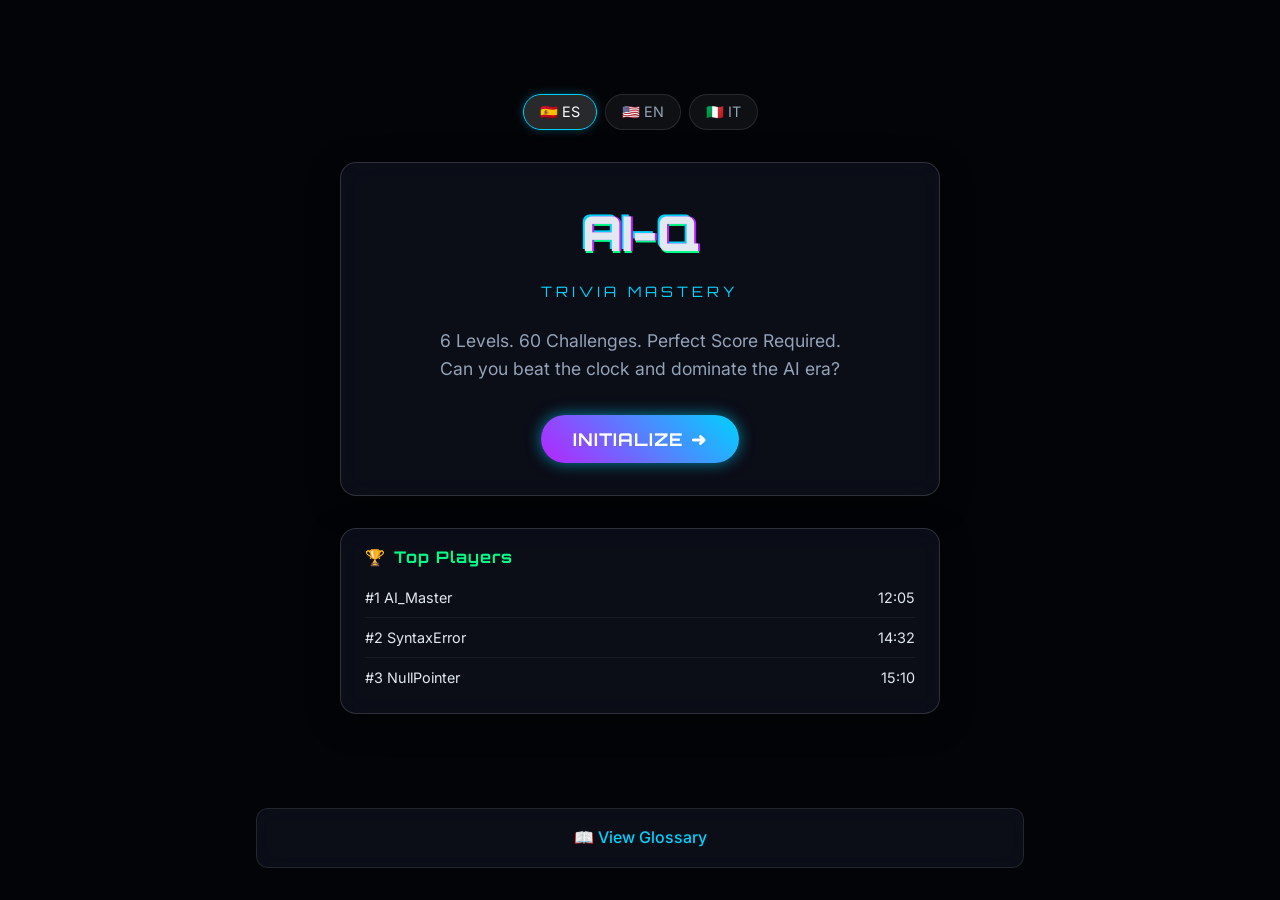
<file: index.html>
<!DOCTYPE html>
<html lang="es">
<head>
    <meta charset="UTF-8">
    <meta name="viewport" content="width=device-width, initial-scale=1.0">
    <title>AI-Q: Trivia Mastery</title>
    <!-- Use Google Fonts (Inter and Orbitron for neo-tech look) -->
    <link rel="preconnect" href="https://fonts.googleapis.com">
    <link rel="preconnect" href="https://fonts.gstatic.com" crossorigin>
    <link href="https://fonts.googleapis.com/css2?family=Inter:wght@300;400;500;600;700&family=Orbitron:wght@500;700;900&display=swap" rel="stylesheet">
    <link rel="stylesheet" href="styles.css">
</head>
<body>
    <div class="stars"></div>
    <div class="twinkling"></div>

    <div class="app-container">
        
        <!-- Language Selection Screen -->
        <section id="start-screen" class="screen active fade-in">
            <div class="language-selector">
                <button class="lang-btn active" data-lang="es" title="Español">🇪🇸 ES</button>
                <button class="lang-btn" data-lang="en" title="English">🇺🇸 EN</button>
                <button class="lang-btn" data-lang="it" title="Italiano">🇮🇹 IT</button>
            </div>
            <div class="glass-card start-card">
                <div class="logo-box">
                    <span class="glitch" data-text="AI-Q">AI-Q</span>
                    <span class="sub-logo">TRIVIA MASTERY</span>
                </div>
                <p class="description">
                    6 Levels. 60 Challenges. Perfect Score Required.
                    <br>Can you beat the clock and dominate the AI era?
                </p>
                <button id="start-btn" class="neon-btn">INITIALIZE <span class="arrow">➜</span></button>
            </div>
            <div class="leaderboard-preview glass-card">
                <h3><span class="icon">🏆</span> Top Players</h3>
                <div id="preview-ranking">Loading...</div>
            </div>
        </section>

        <!-- Main Game Screen -->
        <section id="game-screen" class="screen hidden">
            <!-- Header bar for game stats -->
            <header class="game-header glass-panel">
                <div class="level-info">
                    <span class="level-badge">LVL <span id="current-level">1</span></span>
                    <span id="level-title" class="level-title">Conceptos</span>
                </div>
                <div class="timer-box">
                    <span class="timer-icon">⏱️</span>
                    <span id="timer-display">00:00</span>
                </div>
                <div class="score-info">
                    <div class="score-points">Pts: <span id="score">0</span></div>
                    <div class="errors-count">Err: <span id="errors">0</span></div>
                </div>
            </header>

            <!-- Progress Bar -->
            <div class="progress-wrap">
                <div id="progress-bar" class="progress-bar"></div>
            </div>

            <!-- Question Area -->
            <main class="question-area">
                <div class="question-card glass-card fade-in">
                    <h2 id="question-text" class="question-text">Initializing parameters...</h2>
                    <div id="options-container" class="options-grid">
                        <!-- Options injected via JS -->
                    </div>
                </div>
            </main>

            <!-- Feedback Area (Overlay for incorrect/correct answers before next) -->
            <div id="feedback-overlay" class="feedback-overlay hidden">
                <div class="feedback-card glass-card glow">
                    <div class="feedback-header">
                        <h3 id="feedback-title" class="feedback-title">Title</h3>
                        <div id="feedback-icon" class="feedback-icon"></div>
                    </div>
                    <div class="feedback-body">
                        <p id="feedback-text" class="feedback-text">Explanation...</p>
                        <div class="cta-box">
                            <span class="cta-icon">💡</span>
                            <span id="feedback-cta" class="feedback-cta-text">Tip...</span>
                        </div>
                        <p class="source-text">Source: <span id="feedback-source">Author</span></p>
                    </div>
                    <button id="next-btn" class="neon-btn small">CONTINUE <span class="arrow">➜</span></button>
                </div>
            </div>
        </section>

        <!-- Level Failed Screen -->
        <section id="failed-screen" class="screen hidden fade-in">
            <div class="glass-card error-card">
                <h2 class="error-title">SYSTEM FAILURE</h2>
                <p>You cannot advance unless you answer all questions correctly.</p>
                <div class="stats-recap">
                    <p>Level: <span id="failed-level-num"></span></p>
                    <p>Score: <span id="failed-score"></span>/10</p>
                </div>
                <button id="retry-level-btn" class="neon-btn">REBOOT LEVEL <span class="arrow">↺</span></button>
            </div>
        </section>

        <!-- Final Summary Screen -->
        <section id="end-screen" class="screen hidden fade-in">
            <div class="glass-card success-card">
                <h2 class="success-title glow-text-purple">SIMULATION COMPLETE</h2>
                
                <div class="final-stats-grid">
                    <div class="stat-box">
                        <span class="stat-label">Total Time</span>
                        <span id="final-time" class="stat-value text-blue">00:00</span>
                    </div>
                    <div class="stat-box">
                        <span class="stat-label">Total Errors</span>
                        <span id="final-errors" class="stat-value text-red">0</span>
                    </div>
                    <div class="stat-box">
                        <span class="stat-label">Global Rank</span>
                        <span id="final-rank" class="stat-value text-green">#--</span>
                    </div>
                </div>

                <div id="saving-indicator" class="saving-indicator">
                    <div class="spinner"></div>
                    <span>Syncing with Global Database...</span>
                </div>

                <div class="action-buttons mt-4">
                    <button onclick="location.reload()" class="neon-btn outline">NEW SIMULATION</button>
                </div>
            </div>
        </section>

        <!-- Universal Footer -->
        <footer class="app-footer glass-panel">
            <a href="#" id="open-full-glossary" class="footer-link">📖 View Glossary</a>
        </footer>
    </div>

    <!-- Modals -->
    <!-- Term Definition Callout (Tooltip inside question) -->
    <div id="term-modal" class="modal hidden">
        <div class="modal-content glass-card tooltip-card">
            <span class="close-btn" id="close-term-modal">&times;</span>
            <h3 id="term-title" class="term-title glow-text-blue">Term</h3>
            <p id="term-def" class="term-def">Definition goes here...</p>
        </div>
    </div>

    <!-- Full Glossary List Modal -->
    <div id="full-glossary-modal" class="modal hidden">
        <div class="modal-content glass-card full-modal">
            <span class="close-btn" id="close-full-glossary">&times;</span>
            <h2 class="glow-text-purple mb-4">GLOSSARY DATABANK</h2>
            <div class="search-box mb-4">
                <input type="text" id="glossary-search" placeholder="Search terms..." class="glass-input">
            </div>
            <div id="full-glossary-list" class="glossary-list-scroll">
                <!-- Injected via JS -->
            </div>
        </div>
    </div>

    <!-- Scripts -->
    <script src="glosario.js"></script>
    <script src="preguntas.sp.js"></script>
    <script src="preguntas.en.js"></script>
    <script src="preguntas.it.js"></script>
    <script src="app.js"></script>
</body>
</html>
</file>
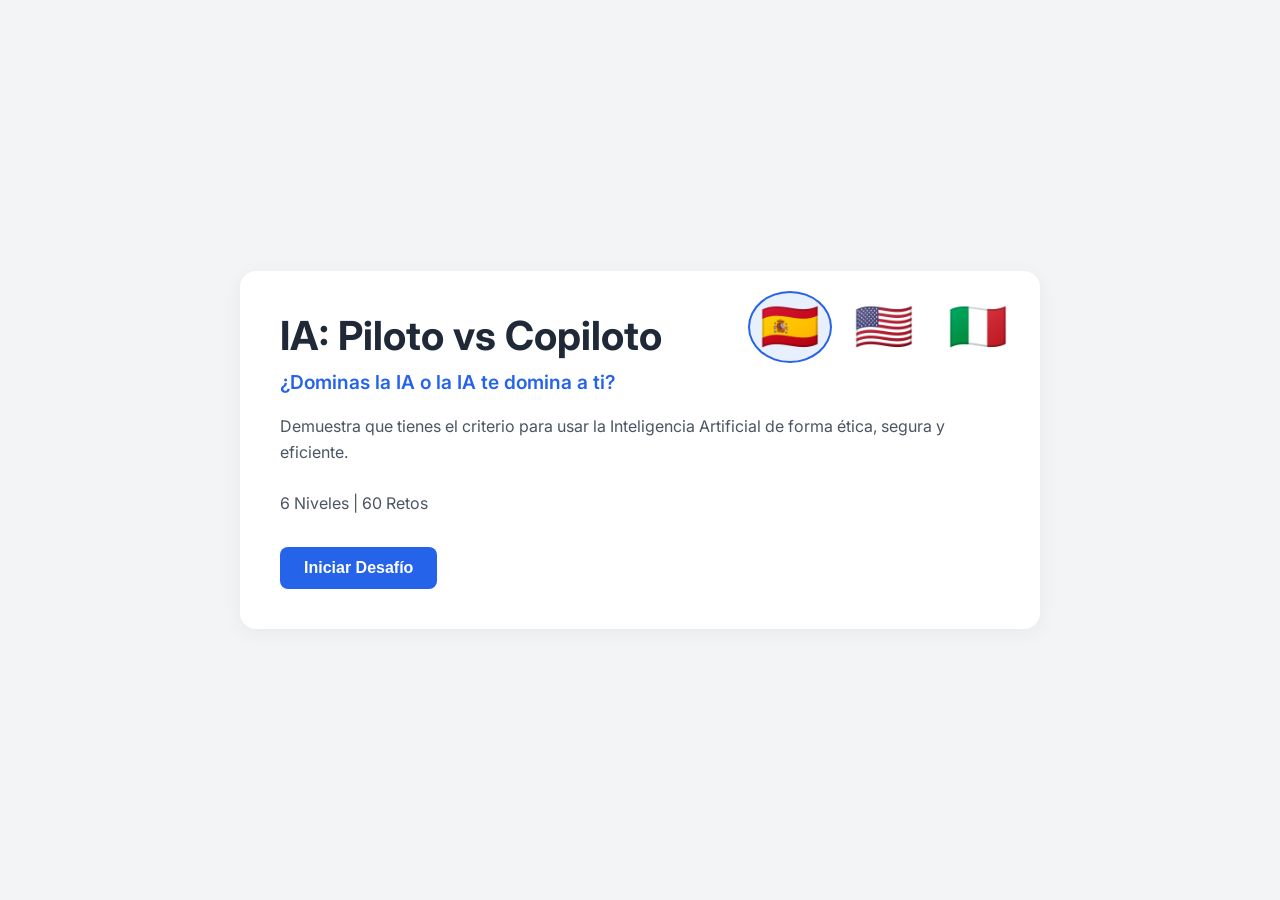
<file: Old/index.html>
<!DOCTYPE html>
<html lang="es">

<head>
    <meta charset="UTF-8">
    <meta name="viewport" content="width=device-width, initial-scale=1.0">
    <title>IA: Piloto vs Copiloto - El Desafío</title>
    <link rel="stylesheet" href="styles.css">
    <link rel="preconnect" href="https://fonts.googleapis.com">
    <link rel="preconnect" href="https://fonts.gstatic.com" crossorigin>
    <link href="https://fonts.googleapis.com/css2?family=Inter:wght@300;400;600;700&display=swap" rel="stylesheet">
</head>

<body>

    <div class="main-container">

        <section id="start-screen" class="screen active">
            <div class="language-selector">
                <button class="lang-btn active" data-lang="es" title="Español">🇪🇸</button>
                <button class="lang-btn" data-lang="en" title="English">🇺🇸</button>
                <button class="lang-btn" data-lang="it" title="Italiano">🇮🇹</button>
            </div>
            <div class="content-box">
                <h1>IA: Piloto vs Copiloto</h1>
                <p class="subtitle">¿Dominas la IA o la IA te domina a ti?</p>
                <p class="description">
                    Demuestra que tienes el criterio para usar la Inteligencia Artificial de forma ética, segura y
                    eficiente.
                    <br><br>
                    6 Niveles | 60 Retos
                </p>
                <button id="start-btn" class="primary-btn">Iniciar Desafío</button>
            </div>
        </section>

        <section id="game-screen" class="screen hidden">
            <div class="header-bar">
                <div class="level-indicator">Nivel <span id="current-level">1</span>: <span
                        id="level-title">Conceptos</span></div>
                <div class="score-box">Puntaje: <span id="score">0</span></div>
            </div>

            <div class="progress-container">
                <div id="progress-bar" class="progress-bar"></div>
            </div>

            <div class="question-container">
                <h2 id="question-text">Cargando pregunta...</h2>
                <div id="options-container" class="options-grid">
                </div>
            </div>

            <div id="feedback-area" class="feedback-overlay hidden">
                <div class="feedback-card">
                    <button id="next-btn" class="next-btn-corner" aria-label="Next">➜</button>
                    <h3 id="feedback-title">Correcto/Incorrecto</h3>
                    <div class="feedback-content-scroll">
                        <p id="feedback-text">Explicación técnica...</p>
                        <div class="cta-box">
                            <strong>💡 Tip de Acción:</strong> <span id="feedback-cta">Call to action...</span>
                        </div>
                        <div class="source-box">
                            <em>Fuente: <span id="feedback-source">Autor</span></em>
                        </div>
                    </div>
                </div>
            </div>
        </section>

        <section id="end-screen" class="screen hidden">
            <div class="content-box">
                <h2>¡Simulación Completada!</h2>
                <p class="final-score"><span id="final-score-label">Puntaje Final</span>: <span
                        id="final-score">0</span> / <span id="max-score">600</span></p>
                <p id="final-message">Evaluando desempeño...</p>
                <button onclick="location.reload()" class="secondary-btn">Reiniciar Entrenamiento</button>
            </div>
        </section>

    </div>

    <script src="glosario.js"></script>
    <script src="preguntas.sp.js"></script>
    <script src="preguntas.en.js"></script>
    <script src="preguntas.it.js"></script>
    <script src="script.js"></script>

</body>

</html>
</file>
<file: styles.css>
:root {
  /* Dark Neon Theme Palette */
  --bg-dark: #07090f;
  --bg-panel: rgba(17, 21, 35, 0.6);
  --primary-glow: rgba(0, 210, 255, 0.6);
  --secondary-glow: rgba(182, 36, 255, 0.6);
  --accent-cyan: #00d2ff;
  --accent-purple: #b624ff;
  --accent-green: #00ff88;
  --accent-red: #ff3366;
  --text-main: #e2e8f0;
  --text-muted: #94a3b8;
  --glass-border: rgba(255, 255, 255, 0.1);
  --font-main: 'Inter', sans-serif;
  --font-display: 'Orbitron', sans-serif;
}

* {
  margin: 0;
  padding: 0;
  box-sizing: border-box;
}

body {
  background-color: var(--bg-dark);
  color: var(--text-main);
  font-family: var(--font-main);
  line-height: 1.6;
  min-height: 100vh;
  display: flex;
  flex-direction: column;
  overflow-x: hidden;
  position: relative;
}

/* Background Stars */
.stars {
  position: fixed;
  top: 0; left: 0; width: 100%; height: 100%;
  background: black url(https://www.transparenttextures.com/patterns/stardust.png) repeat;
  z-index: -2;
  opacity: 0.5;
}
.twinkling {
  position: fixed;
  top: 0; left: 0; width: 100%; height: 100%;
  background: transparent url(https://www.transparenttextures.com/patterns/stardust.png) repeat;
  z-index: -1;
  opacity: 0.3;
  animation: move-twinkle 200s linear infinite;
}
@keyframes move-twinkle {
  from {background-position: 0 0;}
  to {background-position: -10000px 5000px;}
}

/* General Layout */
.app-container {
  flex: 1;
  display: flex;
  flex-direction: column;
  max-width: 800px;
  margin: 0 auto;
  padding: 2rem 1rem;
  width: 100%;
  position: relative;
  z-index: 1;
}

.screen {
  display: none;
  flex-direction: column;
  align-items: center;
  justify-content: center;
  flex: 1;
  width: 100%;
}
.screen.active {
  display: flex;
}

.hidden {
  display: none !important;
}

/* Glassmorphism Classes */
.glass-panel {
  background: var(--bg-panel);
  backdrop-filter: blur(12px);
  -webkit-backdrop-filter: blur(12px);
  border: 1px solid var(--glass-border);
  border-radius: 12px;
}
.glass-card {
  background: var(--bg-panel);
  backdrop-filter: blur(16px);
  -webkit-backdrop-filter: blur(16px);
  border: 1px solid rgba(255, 255, 255, 0.15);
  border-radius: 16px;
  padding: 2rem;
  box-shadow: 0 8px 32px 0 rgba(0, 0, 0, 0.37);
  width: 100%;
  max-width: 600px;
}
.glow {
  box-shadow: 0 0 20px var(--primary-glow);
}

/* Typography & Colors */
h1, h2, h3, .level-badge {
  font-family: var(--font-display);
  letter-spacing: 1px;
}
.glow-text-blue {
  color: var(--accent-cyan);
  text-shadow: 0 0 8px var(--primary-glow);
}
.glow-text-purple {
  color: var(--accent-purple);
  text-shadow: 0 0 8px var(--secondary-glow);
}
.text-cyan { color: var(--accent-cyan); }
.text-purple { color: var(--accent-purple); }
.text-green { color: var(--accent-green); }
.text-red { color: var(--accent-red); }

/* Buttons */
.neon-btn {
  background: linear-gradient(45deg, var(--accent-purple), var(--accent-cyan));
  border: none;
  border-radius: 30px;
  color: white;
  font-family: var(--font-display);
  font-weight: 700;
  font-size: 1.1rem;
  padding: 0.8rem 2rem;
  cursor: pointer;
  transition: all 0.3s ease;
  box-shadow: 0 0 15px var(--primary-glow);
  text-transform: uppercase;
  letter-spacing: 1px;
  display: flex;
  align-items: center;
  gap: 0.5rem;
  margin: 1rem auto 0;
}
.neon-btn:hover {
  transform: translateY(-2px);
  box-shadow: 0 0 25px var(--accent-cyan);
}
.neon-btn.outline {
  background: transparent;
  border: 2px solid var(--accent-cyan);
  box-shadow: none;
}
.neon-btn.outline:hover {
  background: rgba(0, 210, 255, 0.1);
  box-shadow: 0 0 15px var(--primary-glow);
}
.neon-btn.small {
  font-size: 0.9rem;
  padding: 0.6rem 1.5rem;
}
.lang-btn {
  background: rgba(255, 255, 255, 0.05);
  border: 1px solid var(--glass-border);
  color: var(--text-muted);
  padding: 0.5rem 1rem;
  border-radius: 20px;
  cursor: pointer;
  transition: all 0.2s;
  font-family: var(--font-main);
  font-size: 0.9rem;
}
.lang-btn.active, .lang-btn:hover {
  background: rgba(255, 255, 255, 0.15);
  color: white;
  border-color: var(--accent-cyan);
  box-shadow: 0 0 10px rgba(0, 210, 255, 0.3);
}

/* Animations */
.fade-in {
  animation: fadeIn 0.5s ease-in forwards;
}
@keyframes fadeIn {
  from { opacity: 0; transform: translateY(10px); }
  to { opacity: 1; transform: translateY(0); }
}

.glitch {
  font-size: 3rem;
  font-family: var(--font-display);
  font-weight: 900;
  text-transform: uppercase;
  position: relative;
  text-shadow: 0.05em 0 0 var(--accent-purple), -0.025em -0.05em 0 var(--accent-cyan),
               0.025em 0.05em 0 var(--accent-green);
  animation: glitch 10s infinite;
}
@keyframes glitch {
  0% { text-shadow: 0.05em 0 0 var(--accent-purple), -0.025em -0.05em 0 var(--accent-cyan), 0.025em 0.05em 0 var(--accent-green); }
  14% { text-shadow: 0.05em 0 0 var(--accent-purple), -0.025em -0.05em 0 var(--accent-cyan), 0.025em 0.05em 0 var(--accent-green); }
  15% { text-shadow: -0.05em -0.025em 0 var(--accent-purple), 0.025em 0.025em 0 var(--accent-cyan), -0.05em -0.05em 0 var(--accent-green); }
  49% { text-shadow: -0.05em -0.025em 0 var(--accent-purple), 0.025em 0.025em 0 var(--accent-cyan), -0.05em -0.05em 0 var(--accent-green); }
  50% { text-shadow: 0.025em 0.05em 0 var(--accent-purple), 0.05em 0 0 var(--accent-cyan), 0 -0.05em 0 var(--accent-green); }
  99% { text-shadow: 0.025em 0.05em 0 var(--accent-purple), 0.05em 0 0 var(--accent-cyan), 0 -0.05em 0 var(--accent-green); }
  100% { text-shadow: -0.025em 0 0 var(--accent-purple), -0.025em -0.025em 0 var(--accent-cyan), -0.025em -0.05em 0 var(--accent-green); }
}

/* Start Screen specific */
.language-selector {
  display: flex;
  gap: 0.5rem;
  margin-bottom: 2rem;
}
.logo-box {
  text-align: center;
  margin-bottom: 1.5rem;
}
.sub-logo {
  display: block;
  font-family: var(--font-display);
  color: var(--accent-cyan);
  letter-spacing: 4px;
  font-size: 0.9rem;
  margin-top: 0.5rem;
}
.start-card {
  text-align: center;
}
.start-card .description {
  color: var(--text-muted);
  margin-bottom: 2rem;
  font-size: 1.1rem;
}

.leaderboard-preview {
  margin-top: 2rem;
  padding: 1rem 1.5rem;
}
.leaderboard-preview h3 {
  font-size: 1rem;
  color: var(--accent-green);
  margin-bottom: 0.5rem;
  display: flex;
  align-items: center;
  gap: 0.5rem;
}
.rank-item {
  display: flex;
  justify-content: space-between;
  padding: 0.5rem 0;
  border-bottom: 1px solid rgba(255,255,255,0.05);
  font-size: 0.9rem;
}
.rank-item:last-child {
  border-bottom: none;
}

/* Game Header */
.game-header {
  display: flex;
  justify-content: space-between;
  align-items: center;
  padding: 1rem 1.5rem;
  margin-bottom: 1.5rem;
  width: 100%;
}
.level-badge {
  background: var(--accent-purple);
  color: white;
  padding: 0.2rem 0.6rem;
  border-radius: 4px;
  font-size: 0.8rem;
  margin-right: 0.5rem;
}
.level-title {
  font-weight: 600;
}
.timer-box {
  font-family: var(--font-display);
  font-size: 1.2rem;
  color: var(--accent-cyan);
  display: flex;
  align-items: center;
  gap: 0.5rem;
}
.score-info {
  display: flex;
  gap: 1rem;
  font-family: var(--font-display);
  font-size: 0.9rem;
}
.score-points { color: var(--accent-green); }
.errors-count { color: var(--accent-red); }

/* Progress Bar */
.progress-wrap {
  width: 100%;
  height: 6px;
  background: rgba(255,255,255,0.1);
  border-radius: 3px;
  margin-bottom: 2rem;
  overflow: hidden;
}
.progress-bar {
  height: 100%;
  width: 0%;
  background: linear-gradient(90deg, var(--accent-purple), var(--accent-cyan));
  box-shadow: 0 0 10px var(--accent-cyan);
  transition: width 0.3s ease;
}

/* Question Area */
.question-area {
  width: 100%;
  position: relative;
}
.question-text {
  font-size: 1.2rem;
  margin-bottom: 2rem;
  font-weight: 400;
  line-height: 1.5;
}

/* Highlighted Terms in Questions */
.glossary-term {
  color: var(--accent-cyan);
  border-bottom: 1px dashed var(--accent-cyan);
  cursor: pointer;
  position: relative;
  transition: all 0.2s;
  font-weight: 600;
}
.glossary-term:hover {
  text-shadow: 0 0 8px var(--accent-cyan);
  background: rgba(0, 210, 255, 0.1);
}

/* Options */
.options-grid {
  display: grid;
  gap: 1rem;
}
.option-btn {
  background: rgba(255, 255, 255, 0.05);
  border: 1px solid var(--glass-border);
  color: var(--text-main);
  padding: 1rem 1.5rem;
  border-radius: 8px;
  text-align: left;
  font-family: var(--font-main);
  font-size: 1rem;
  cursor: pointer;
  transition: all 0.2s;
}
.option-btn:hover:not(:disabled) {
  background: rgba(255, 255, 255, 0.1);
  border-color: rgba(255, 255, 255, 0.3);
  transform: translateX(5px);
}
.option-btn.correct {
  background: rgba(0, 255, 136, 0.2);
  border-color: var(--accent-green);
  box-shadow: 0 0 15px rgba(0, 255, 136, 0.3);
}
.option-btn.incorrect {
  background: rgba(255, 51, 102, 0.2);
  border-color: var(--accent-red);
  opacity: 0.7;
}

/* Feedback Overlay */
.feedback-overlay {
  margin-top: 1.5rem;
  width: 100%;
}
.feedback-overlay.hidden {
  display: none !important;
}
.feedback-card {
  padding: 1.5rem;
  border-left: 4px solid var(--accent-cyan);
}
.feedback-header {
  display: flex;
  justify-content: space-between;
  margin-bottom: 1rem;
}
.feedback-title {
  font-size: 1.1rem;
}
.feedback-title.success { color: var(--accent-green); }
.feedback-title.error { color: var(--accent-red); }
.feedback-text {
  color: var(--text-muted);
  margin-bottom: 1rem;
}
.cta-box {
  background: rgba(0, 210, 255, 0.1);
  padding: 0.8rem;
  border-radius: 6px;
  display: flex;
  gap: 0.5rem;
  margin-bottom: 1rem;
  border: 1px dashed rgba(0, 210, 255, 0.3);
}
.cta-icon { font-size: 1.2rem; }
.feedback-cta-text { color: var(--text-main); font-weight: 500; }
.source-text { font-size: 0.8rem; color: var(--text-muted); font-style: italic; }

/* Modals */
.modal {
  position: fixed;
  top: 0; left: 0; width: 100%; height: 100%;
  background: rgba(0, 0, 0, 0.8);
  backdrop-filter: blur(5px);
  z-index: 1000;
  display: flex;
  justify-content: center;
  align-items: center;
  padding: 1rem;
}
.modal-content {
  position: relative;
  width: 100%;
  max-width: 500px;
  max-height: 80vh;
  overflow-y: auto;
}
.modal-content.full-modal {
  max-width: 800px;
  height: 80vh;
}
.close-btn {
  position: absolute;
  top: 1rem; right: 1.5rem;
  font-size: 2rem;
  color: var(--text-muted);
  cursor: pointer;
  line-height: 1;
}
.close-btn:hover { color: white; text-shadow: 0 0 10px white; }
.term-title { margin-bottom: 1rem; font-size: 1.5rem; }
.term-def { color: var(--text-muted); font-size: 1.1rem; line-height: 1.6; }

/* Glossary List */
.glass-input {
  width: 100%;
  padding: 0.8rem 1rem;
  background: rgba(255,255,255,0.05);
  border: 1px solid var(--glass-border);
  border-radius: 8px;
  color: white;
  font-family: var(--font-main);
}
.glass-input:focus {
  outline: none;
  border-color: var(--accent-cyan);
  box-shadow: 0 0 10px rgba(0,210,255,0.2);
}
.glossary-list-scroll {
  display: grid;
  gap: 1rem;
  padding-right: 0.5rem;
}
.glossary-item {
  background: rgba(255,255,255,0.03);
  padding: 1rem;
  border-radius: 8px;
  border-left: 3px solid var(--accent-purple);
}
.glossary-item h4 { color: var(--accent-cyan); margin-bottom: 0.3rem; }
.glossary-item p { color: var(--text-muted); font-size: 0.9rem; }

/* End Screens */
.error-card { text-align: center; border-color: rgba(255, 51, 102, 0.3); }
.error-title { color: var(--accent-red); margin-bottom: 1rem; text-shadow: 0 0 15px var(--accent-red); font-size: 2rem; }
.stats-recap { margin: 2rem 0; font-size: 1.2rem; font-family: var(--font-display); }

.success-card { text-align: center; border-color: rgba(182, 36, 255, 0.3); }
.success-title { font-size: 2rem; margin-bottom: 2rem; }
.final-stats-grid {
  display: grid;
  grid-template-columns: repeat(3, 1fr);
  gap: 1rem;
  margin-bottom: 2rem;
}
.stat-box {
  background: rgba(255,255,255,0.05);
  padding: 1.5rem 1rem;
  border-radius: 8px;
  display: flex;
  flex-direction: column;
}
.stat-label { font-size: 0.8rem; color: var(--text-muted); text-transform: uppercase; margin-bottom: 0.5rem; }
.stat-value { font-family: var(--font-display); font-size: 1.5rem; font-weight: 700; }

.saving-indicator {
  display: flex;
  align-items: center;
  justify-content: center;
  gap: 1rem;
  color: var(--accent-cyan);
  margin-bottom: 2rem;
}
.spinner {
  width: 20px; height: 20px;
  border: 3px solid rgba(0, 210, 255, 0.3);
  border-radius: 50%;
  border-top-color: var(--accent-cyan);
  animation: spin 1s ease-in-out infinite;
}
@keyframes spin { to { transform: rotate(360deg); } }

/* Footer */
.app-footer {
  margin-top: 2rem;
  padding: 1rem;
  text-align: center;
}
.footer-link {
  color: var(--accent-cyan);
  text-decoration: none;
  font-weight: 500;
  transition: all 0.2s;
}
.footer-link:hover {
  text-shadow: 0 0 8px var(--accent-cyan);
}

@media (max-width: 600px) {
  .game-header { flex-direction: column; gap: 0.5rem; align-items: stretch; }
  .final-stats-grid { grid-template-columns: 1fr; }
  .modal-content { max-height: 90vh; }
}
</file>
<file: Old/styles.css>
:root {
    /* Paleta de Colores - Clean Modern */
    --bg-color: #F3F4F6;
    /* Gris muy suave fondo */
    --card-bg: #FFFFFF;
    /* Blanco puro tarjetas */
    --text-primary: #1F2937;
    /* Gris oscuro texto */
    --text-secondary: #4B5563;
    /* Gris medio */
    --accent-color: #2563EB;
    /* Azul vibrante (Botones/Links) */
    --accent-hover: #1D4ED8;
    /* Azul oscuro hover */
    --success-color: #10B981;
    /* Verde acierto */
    --error-color: #EF4444;
    /* Rojo error */
    --warning-bg: #FEF3C7;
    /* Fondo amarillo para tips */
    --warning-text: #92400E;
    /* Texto amarillo oscuro */
    --font-main: 'Inter', sans-serif;
}

* {
    box-sizing: border-box;
    margin: 0;
    padding: 0;
}

body {
    font-family: var(--font-main);
    background-color: var(--bg-color);
    color: var(--text-primary);
    display: flex;
    justify-content: center;
    align-items: center;
    min-height: 100vh;
    padding: 20px;
}

.main-container {
    width: 100%;
    max-width: 800px;
    background-color: var(--card-bg);
    border-radius: 16px;
    box-shadow: 0 4px 20px rgba(0, 0, 0, 0.05);
    padding: 40px;
    position: relative;
    overflow: hidden;
}

/* Selector de Idioma */
.language-selector {
    position: absolute;
    top: 20px;
    right: 20px;
    display: flex;
    gap: 10px;
    z-index: 10;
}

.lang-btn {
    background: none;
    border: 2px solid transparent;
    border-radius: 50%;
    font-size: 3rem;
    cursor: pointer;
    padding: 10px;
    transition: transform 0.2s, border-color 0.2s;
    line-height: 1;
}

.lang-btn:hover {
    transform: scale(1.1);
}

.lang-btn.active {
    border-color: var(--accent-color);
    background-color: rgba(37, 99, 235, 0.1);
}

/* Pantallas (Gestión de visibilidad) */
.screen {
    display: none;
    animation: fadeIn 0.4s ease-in-out;
}

.screen.active {
    display: block;
}

.hidden {
    display: none !important;
}

@keyframes fadeIn {
    from {
        opacity: 0;
        transform: translateY(10px);
    }

    to {
        opacity: 1;
        transform: translateY(0);
    }
}

/* Títulos y Textos */
h1 {
    font-size: 2.5rem;
    color: var(--text-primary);
    margin-bottom: 10px;
}

h2 {
    font-size: 1.5rem;
    margin-bottom: 20px;
    line-height: 1.4;
}

.subtitle {
    font-size: 1.2rem;
    color: var(--accent-color);
    margin-bottom: 20px;
    font-weight: 600;
}

.description {
    font-size: 1rem;
    line-height: 1.6;
    color: var(--text-secondary);
    margin-bottom: 30px;
}

/* Botones */
.primary-btn,
.secondary-btn {
    padding: 12px 24px;
    border-radius: 8px;
    font-size: 1rem;
    font-weight: 600;
    cursor: pointer;
    border: none;
    transition: all 0.2s;
}

.primary-btn {
    background-color: var(--accent-color);
    color: white;
}

.primary-btn:hover {
    background-color: var(--accent-hover);
    transform: translateY(-2px);
}

.secondary-btn {
    background-color: transparent;
    border: 2px solid var(--accent-color);
    color: var(--accent-color);
}

.secondary-btn:hover {
    background-color: var(--accent-color);
    color: white;
}

/* Header del Juego */
.header-bar {
    display: flex;
    justify-content: space-between;
    margin-bottom: 15px;
    font-weight: 700;
    color: var(--text-secondary);
    font-size: 0.9rem;
}

.progress-container {
    width: 100%;
    background-color: #E5E7EB;
    height: 8px;
    border-radius: 4px;
    margin-bottom: 30px;
    overflow: hidden;
}

.progress-bar {
    height: 100%;
    background-color: var(--accent-color);
    width: 0%;
    transition: width 0.3s ease;
}

/* Opciones de Respuesta */
.options-grid {
    display: flex;
    flex-direction: column;
    gap: 12px;
}

.option-btn {
    padding: 15px 20px;
    background-color: #F9FAFB;
    border: 2px solid #E5E7EB;
    border-radius: 10px;
    text-align: left;
    font-size: 1rem;
    color: var(--text-primary);
    cursor: pointer;
    transition: all 0.2s;
    font-family: var(--font-main);
}

.option-btn:hover:not(:disabled) {
    border-color: var(--accent-color);
    background-color: #EFF6FF;
}

.option-btn:disabled {
    cursor: not-allowed;
    opacity: 0.7;
}

/* Estados de respuesta */
.option-btn.correct {
    background-color: #D1FAE5;
    border-color: var(--success-color);
    color: #065F46;
}

.option-btn.wrong {
    background-color: #FEE2E2;
    border-color: var(--error-color);
    color: #991B1B;
}

/* Área de Feedback (Modal Overlay) */
.feedback-overlay {
    position: fixed;
    top: 0;
    left: 0;
    width: 100%;
    height: 100%;
    background-color: rgba(0, 0, 0, 0.85);
    z-index: 2000;
    display: flex;
    justify-content: center;
    align-items: center;
    padding: 20px;
    animation: fadeIn 0.3s;
}

.feedback-card {
    background-color: #FFFFFF;
    width: 100%;
    max-width: 500px;
    border-radius: 16px;
    padding: 30px;
    position: relative;
    box-shadow: 0 10px 25px rgba(0, 0, 0, 0.2);
    border-left: 8px solid var(--accent-color);
    max-height: 90vh;
    display: flex;
    flex-direction: column;
}

/* Scroll area for content */
.feedback-content-scroll {
    overflow-y: auto;
    max-height: 100%;
    margin-top: 10px;
}

.feedback-overlay.is-correct .feedback-card {
    border-left-color: var(--success-color);
}

.feedback-overlay.is-wrong .feedback-card {
    border-left-color: var(--error-color);
}

.feedback-card h3 {
    font-size: 1.25rem;
    margin-bottom: 15px;
    margin-right: 160px;
    /* Space for the button */
}

.feedback-card p {
    margin-bottom: 20px;
    color: var(--text-secondary);
    font-size: 1rem;
    line-height: 1.6;
}

/* Botón Siguiente (Top Right) */
.next-btn-corner {
    position: absolute;
    top: 15px;
    right: 15px;
    background-color: var(--accent-color);
    color: white;
    border: none;
    border-radius: 8px;
    /* Slightly rounded */
    padding: 8px 16px;
    font-size: 0.9rem;
    font-weight: 700;
    cursor: pointer;
    box-shadow: 0 2px 5px rgba(0, 0, 0, 0.2);
    transition: transform 0.2s, background-color 0.2s;
    z-index: 10;
}

.next-btn-corner:hover {
    background-color: var(--accent-hover);
    transform: scale(1.05);
}

.cta-box {
    background-color: var(--warning-bg);
    color: var(--warning-text);
    padding: 15px;
    border-radius: 8px;
    font-size: 0.95rem;
    margin-bottom: 20px;
    border: 1px dashed #FCD34D;
}

.source-box {
    font-size: 0.85rem;
    color: #9CA3AF;
    display: block;
    text-align: right;
    font-style: italic;
}

/* --- ESTILOS DEL GLOSARIO (TOOLTIP) --- */
.glossary-term {
    color: var(--accent-color);
    text-decoration: underline;
    text-decoration-style: dotted;
    text-underline-offset: 3px;
    cursor: help;
    position: relative;
    font-weight: 600;
}

/* Tooltip container */
.glossary-term::after {
    content: attr(data-def);
    /* El texto viene del atributo data-def */
    position: absolute;
    bottom: 125%;
    /* Encima de la palabra */
    left: 50%;
    transform: translateX(-50%);
    background-color: #1F2937;
    color: #fff;
    padding: 10px 14px;
    border-radius: 8px;
    font-size: 0.85rem;
    width: max-content;
    max-width: 250px;
    white-space: normal;
    visibility: hidden;
    opacity: 0;
    transition: opacity 0.3s;
    z-index: 1000;
    box-shadow: 0 4px 6px rgba(0, 0, 0, 0.3);
    pointer-events: none;
    line-height: 1.4;
    font-weight: 400;
    text-align: center;
}

/* Triángulo del tooltip */
.glossary-term::before {
    content: "";
    position: absolute;
    bottom: 115%;
    left: 50%;
    transform: translateX(-50%);
    border-width: 6px;
    border-style: solid;
    border-color: #1F2937 transparent transparent transparent;
    visibility: hidden;
    opacity: 0;
    transition: opacity 0.3s;
    z-index: 1000;
}

/* Mostrar tooltip al hover */
.glossary-term:hover::after,
.glossary-term:hover::before {
    visibility: visible;
    opacity: 1;
}

/* Ajustes Responsive */
@media (max-width: 600px) {
    .main-container {
        padding: 20px;
        width: 100%;
        height: 100vh;
        border-radius: 0;
        display: flex;
        flex-direction: column;
        justify-content: center;
    }

    h1 {
        font-size: 2rem;
    }

    /* En móvil, el tooltip debe ajustarse para no salirse de pantalla */
    .glossary-term::after {
        left: 0;
        transform: translateX(-10%);
        max-width: 200px;
    }
}
</file>
